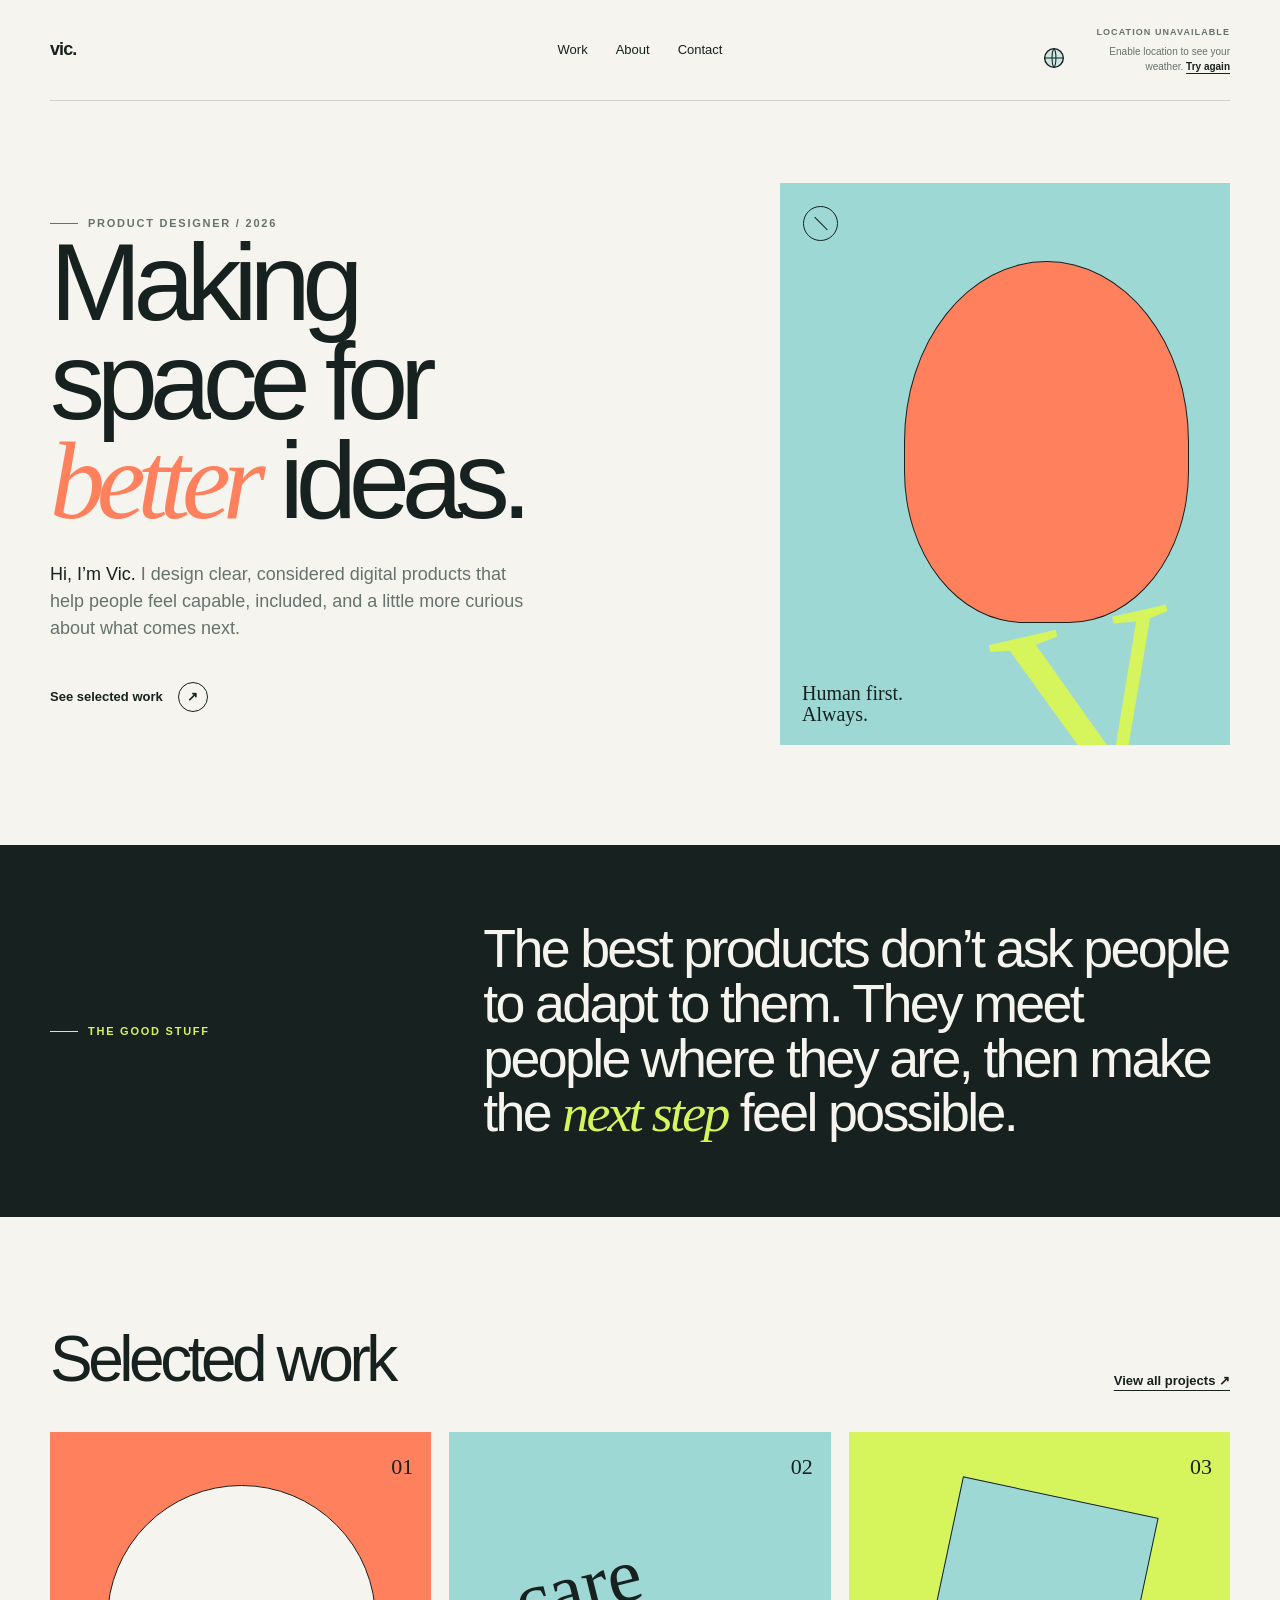
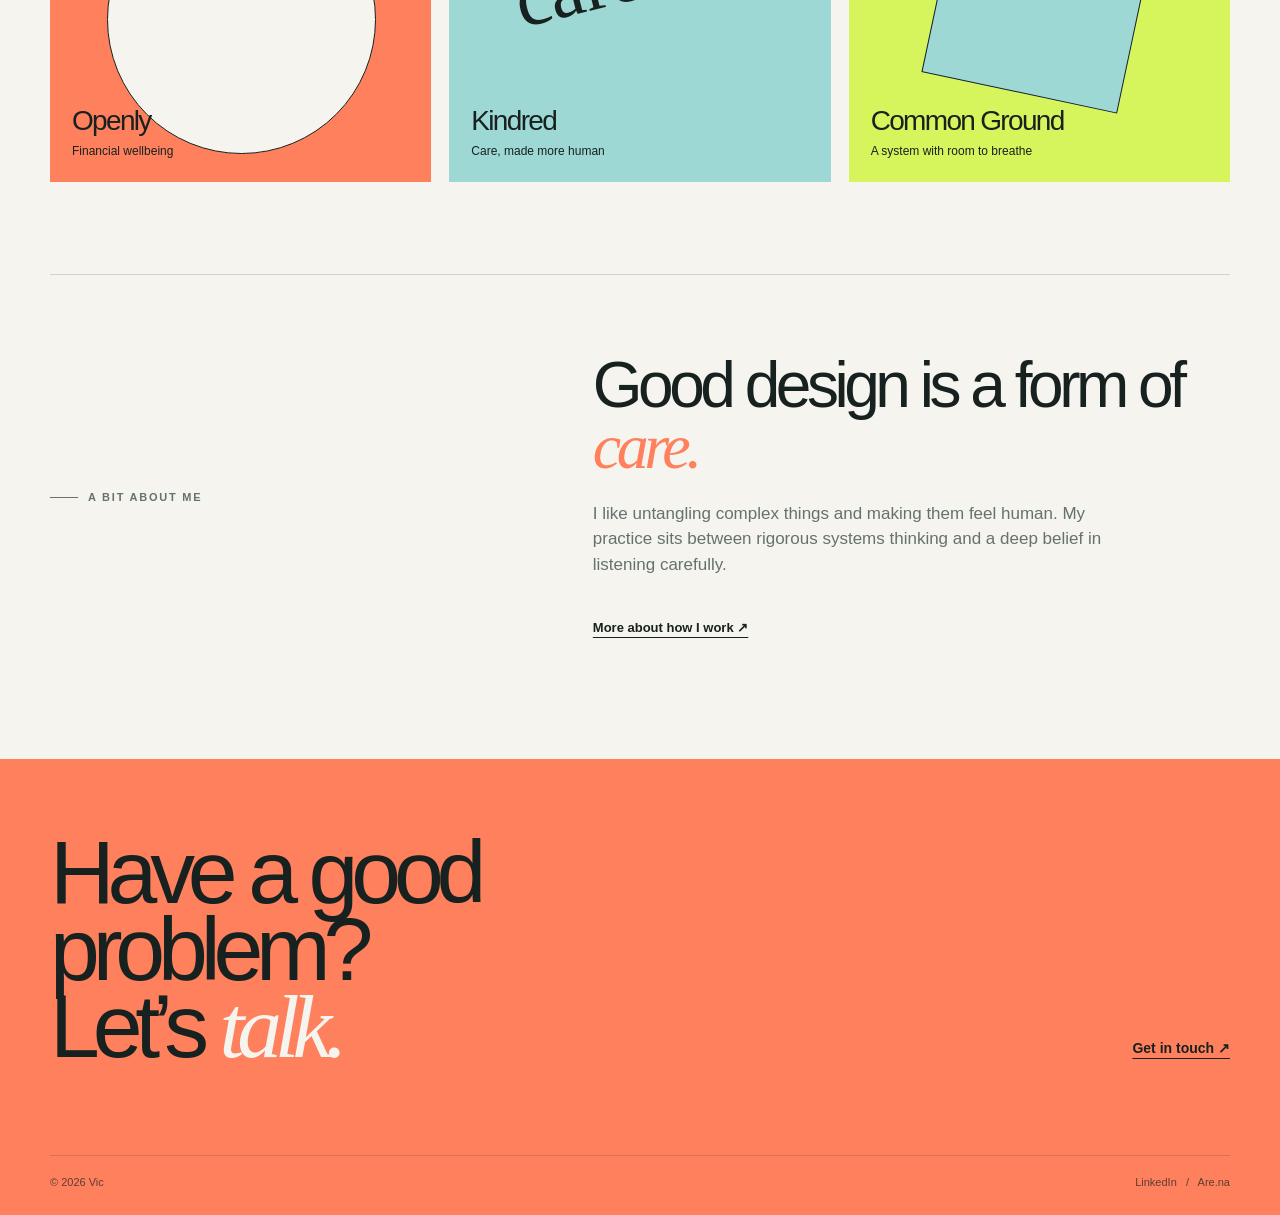
<file: index.html>
<!doctype html>
<html lang="en">
<head>
	<meta charset="utf-8">
	<meta name="viewport" content="width=device-width, initial-scale=1">
	<meta name="description" content="Vic is a product designer focused on human-centered, accessible digital experiences.">
	<title>Vic — Product Designer</title>
	<link rel="stylesheet" href="css/styles.css">
</head>
<body>
	<header class="shell site-header">
		<a class="logo" href="index.html" aria-label="Vic home">vic<span aria-hidden="true">.</span></a>
		<button class="menu-toggle" type="button" aria-expanded="false" aria-controls="site-menu">
			<span class="menu-toggle-icon" aria-hidden="true"><i></i><i></i></span>
			<span class="sr-only">Open menu</span>
		</button>
		<div class="site-menu" id="site-menu" hidden>
			<nav aria-label="Main navigation">
				<a href="pages/work.html">Work</a>
				<a href="pages/about.html">About</a>
				<a href="pages/contact.html">Contact</a>
			</nav>
			<aside class="weather-card" aria-label="Weather">
				<div class="weather-label"><span class="weather-location" id="weather-location">Locating…</span></div>
				<div class="weather-content" id="weather-content" aria-live="polite"><span class="weather-icon" aria-hidden="true"></span><p class="weather-status">Checking…</p></div>
			</aside>
		</div>
	</header>

	<main>
		<section class="hero shell" aria-labelledby="intro-title">
			<div>
				<div class="eyebrow">Product designer / 2026</div>
				<h1 id="intro-title">Making space for <em>better</em> ideas.</h1>
				<p class="hero-copy"><strong>Hi, I’m Vic.</strong> I design clear, considered digital products that help people feel capable, included, and a little more curious about what comes next.</p>
				<a class="hero-link" href="pages/work.html">See selected work <span aria-hidden="true">↗</span></a>
			</div>
			<div class="portrait" aria-label="An abstract portrait illustration in coral, teal and lime" role="img">
				<span class="portrait-mark" aria-hidden="true"></span>
				<div class="portrait-label">Human first.<br>Always.</div>
			</div>
		</section>

		<section class="intro-band" aria-label="Design approach">
			<div class="shell intro-grid">
				<div class="eyebrow">The good stuff</div>
				<p class="statement">The best products don’t ask people to adapt to them. They meet people where they are, then make the <em>next step</em> feel possible.</p>
			</div>
		</section>

		<section class="home-work shell" aria-labelledby="work-title">
			<div class="section-heading">
				<h2 id="work-title">Selected work</h2>
				<a class="text-link" href="pages/work.html">View all projects ↗</a>
			</div>
			<div class="home-projects">
				<a class="home-project home-project-one" href="pages/work.html#openly"><span>01</span><strong>Openly</strong><em>Financial wellbeing</em></a>
				<a class="home-project home-project-two" href="pages/work.html#kindred"><span>02</span><strong>Kindred</strong><em>Care, made more human</em></a>
				<a class="home-project home-project-three" href="pages/work.html#common-ground"><span>03</span><strong>Common Ground</strong><em>A system with room to breathe</em></a>
			</div>
		</section>

		<section class="home-about shell" aria-labelledby="about-title">
			<div class="eyebrow">A bit about me</div>
			<div>
				<h2 id="about-title">Good design is a form of <em>care.</em></h2>
				<p>I like untangling complex things and making them feel human. My practice sits between rigorous systems thinking and a deep belief in listening carefully.</p>
				<a class="text-link" href="pages/about.html">More about how I work ↗</a>
			</div>
		</section>
	</main>

	<footer>
		<div class="shell footer-compact">
			<h2>Have a good problem?<br>Let’s <em>talk.</em></h2>
			<a class="footer-contact" href="pages/contact.html">Get in touch ↗</a>
		</div>
		<div class="shell footer-bottom"><span>© 2026 Vic</span><span><a href="https://www.linkedin.com" rel="noreferrer">LinkedIn</a> &nbsp; / &nbsp; <a href="https://www.are.na" rel="noreferrer">Are.na</a></span></div>
	</footer>
	<script src="js/app.js" defer></script>
</body>
</html>
</file>
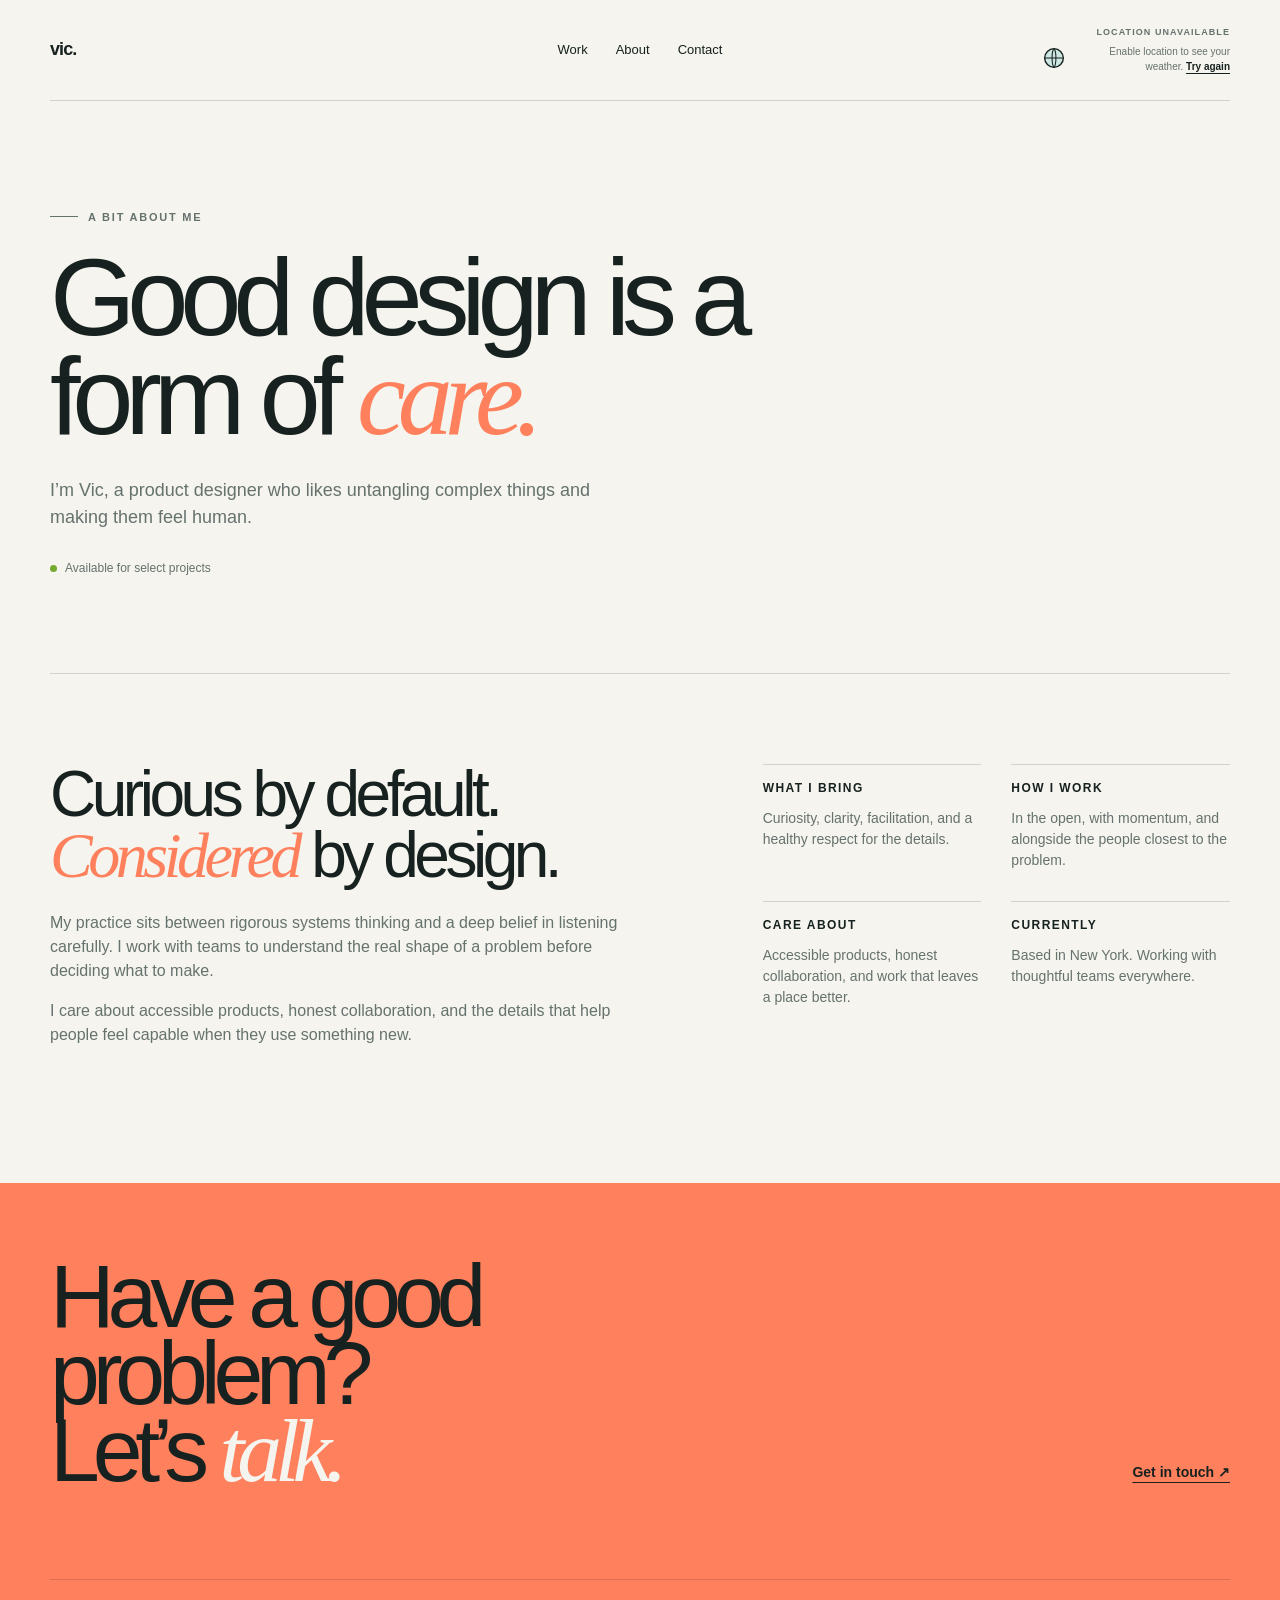
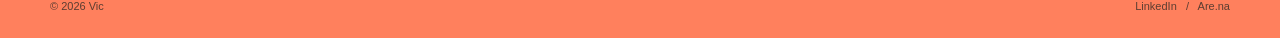
<file: pages/about.html>
<!doctype html>
<html lang="en">
<head>
	<meta charset="utf-8">
	<meta name="viewport" content="width=device-width, initial-scale=1">
	<meta name="description" content="Learn about Vic's human-centered product design practice.">
	<title>About Vic — Product Designer</title>
	<link rel="stylesheet" href="../css/styles.css">
</head>
<body>
	<header class="shell site-header">
		<a class="logo" href="../index.html" aria-label="Vic home">vic<span aria-hidden="true">.</span></a>
		<button class="menu-toggle" type="button" aria-expanded="false" aria-controls="site-menu"><span class="menu-toggle-icon" aria-hidden="true"><i></i><i></i></span><span class="sr-only">Open menu</span></button>
		<div class="site-menu" id="site-menu" hidden><nav aria-label="Main navigation"><a href="work.html">Work</a><a href="about.html" aria-current="page">About</a><a href="contact.html">Contact</a></nav><aside class="weather-card" aria-label="Weather"><div class="weather-label"><span class="weather-location" id="weather-location">Locating…</span></div><div class="weather-content" id="weather-content" aria-live="polite"><span class="weather-icon" aria-hidden="true"></span><p class="weather-status">Checking…</p></div></aside></div>
	</header>
	<main>
		<section class="page-intro shell"><div class="eyebrow">A bit about me</div><h1>Good design is a form of <em>care.</em></h1><p class="page-lead">I’m Vic, a product designer who likes untangling complex things and making them feel human.</p><div class="availability about-availability">Available for select projects</div></section>
		<section class="page-section shell about-layout" aria-labelledby="practice-title">
			<div><h2 id="practice-title">Curious by default.<br><em>Considered</em> by design.</h2><p>My practice sits between rigorous systems thinking and a deep belief in listening carefully. I work with teams to understand the real shape of a problem before deciding what to make.</p><p>I care about accessible products, honest collaboration, and the details that help people feel capable when they use something new.</p></div>
			<div class="about-details"><div class="detail"><h3>What I bring</h3><p>Curiosity, clarity, facilitation, and a healthy respect for the details.</p></div><div class="detail"><h3>How I work</h3><p>In the open, with momentum, and alongside the people closest to the problem.</p></div><div class="detail"><h3>Care about</h3><p>Accessible products, honest collaboration, and work that leaves a place better.</p></div><div class="detail"><h3>Currently</h3><p>Based in New York. Working with thoughtful teams everywhere.</p></div></div>
		</section>
	</main>
	<footer><div class="shell footer-compact"><h2>Have a good problem?<br>Let’s <em>talk.</em></h2><a class="footer-contact" href="contact.html">Get in touch ↗</a></div><div class="shell footer-bottom"><span>© 2026 Vic</span><span><a href="https://www.linkedin.com" rel="noreferrer">LinkedIn</a> &nbsp; / &nbsp; <a href="https://www.are.na" rel="noreferrer">Are.na</a></span></div></footer>
	<script src="../js/app.js" defer></script>
</body>
</html>
</file>
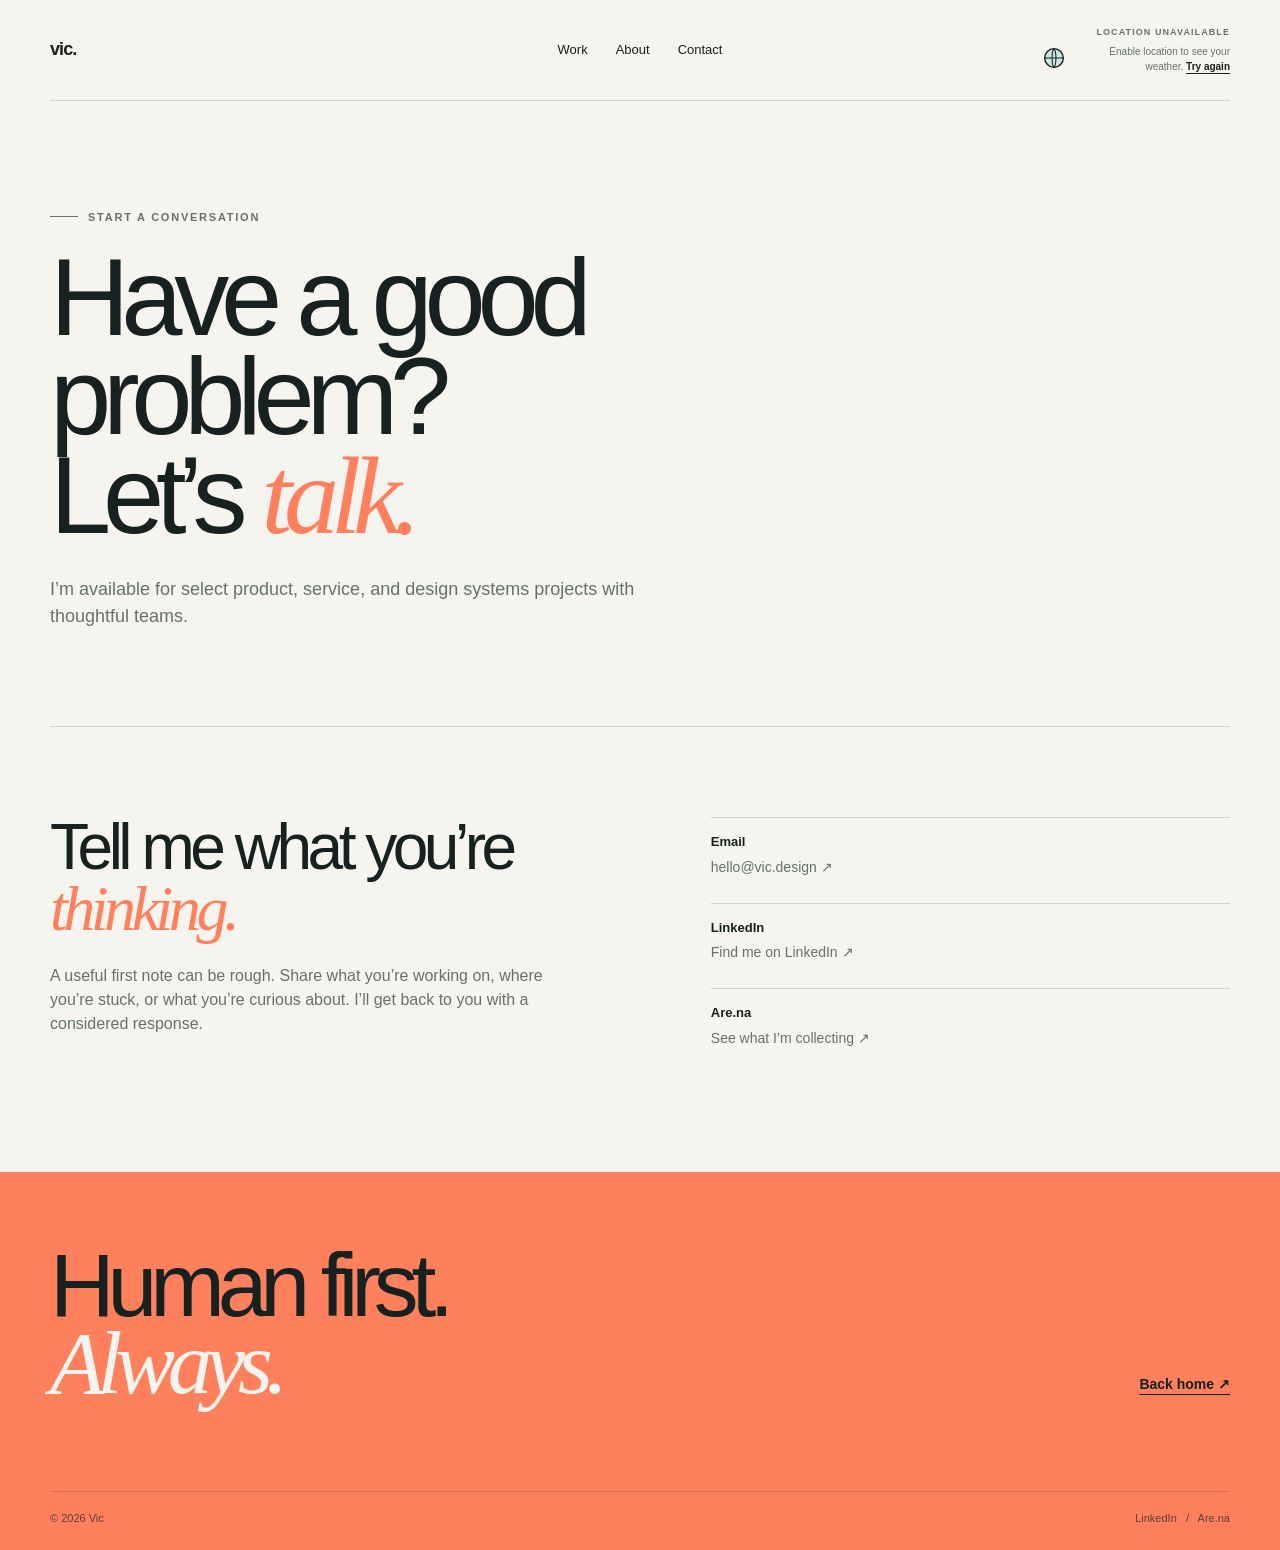
<file: pages/contact.html>
<!doctype html>
<html lang="en">
<head>
	<meta charset="utf-8">
	<meta name="viewport" content="width=device-width, initial-scale=1">
	<meta name="description" content="Contact Vic about thoughtful product design projects.">
	<title>Contact Vic — Product Designer</title>
	<link rel="stylesheet" href="../css/styles.css">
</head>
<body>
	<header class="shell site-header"><a class="logo" href="../index.html" aria-label="Vic home">vic<span aria-hidden="true">.</span></a><button class="menu-toggle" type="button" aria-expanded="false" aria-controls="site-menu"><span class="menu-toggle-icon" aria-hidden="true"><i></i><i></i></span><span class="sr-only">Open menu</span></button><div class="site-menu" id="site-menu" hidden><nav aria-label="Main navigation"><a href="work.html">Work</a><a href="about.html">About</a><a href="contact.html" aria-current="page">Contact</a></nav><aside class="weather-card" aria-label="Weather"><div class="weather-label"><span class="weather-location" id="weather-location">Locating…</span></div><div class="weather-content" id="weather-content" aria-live="polite"><span class="weather-icon" aria-hidden="true"></span><p class="weather-status">Checking…</p></div></aside></div></header>
	<main>
		<section class="page-intro shell"><div class="eyebrow">Start a conversation</div><h1>Have a good problem?<br>Let’s <em>talk.</em></h1><p class="page-lead">I’m available for select product, service, and design systems projects with thoughtful teams.</p></section>
		<section class="page-section shell contact-layout" aria-labelledby="contact-title"><div><h2 id="contact-title">Tell me what you’re <em>thinking.</em></h2><p>A useful first note can be rough. Share what you’re working on, where you’re stuck, or what you’re curious about. I’ll get back to you with a considered response.</p></div><div class="contact-links"><a class="contact-link" href="mailto:hello@vic.design"><strong>Email</strong><span>hello@vic.design ↗</span></a><a class="contact-link" href="https://www.linkedin.com" rel="noreferrer"><strong>LinkedIn</strong><span>Find me on LinkedIn ↗</span></a><a class="contact-link" href="https://www.are.na" rel="noreferrer"><strong>Are.na</strong><span>See what I’m collecting ↗</span></a></div></section>
	</main>
	<footer><div class="shell footer-compact"><h2>Human first.<br><em>Always.</em></h2><a class="footer-contact" href="../index.html">Back home ↗</a></div><div class="shell footer-bottom"><span>© 2026 Vic</span><span><a href="https://www.linkedin.com" rel="noreferrer">LinkedIn</a> &nbsp; / &nbsp; <a href="https://www.are.na" rel="noreferrer">Are.na</a></span></div></footer>
	<script src="../js/app.js" defer></script>
</body>
</html>
</file>
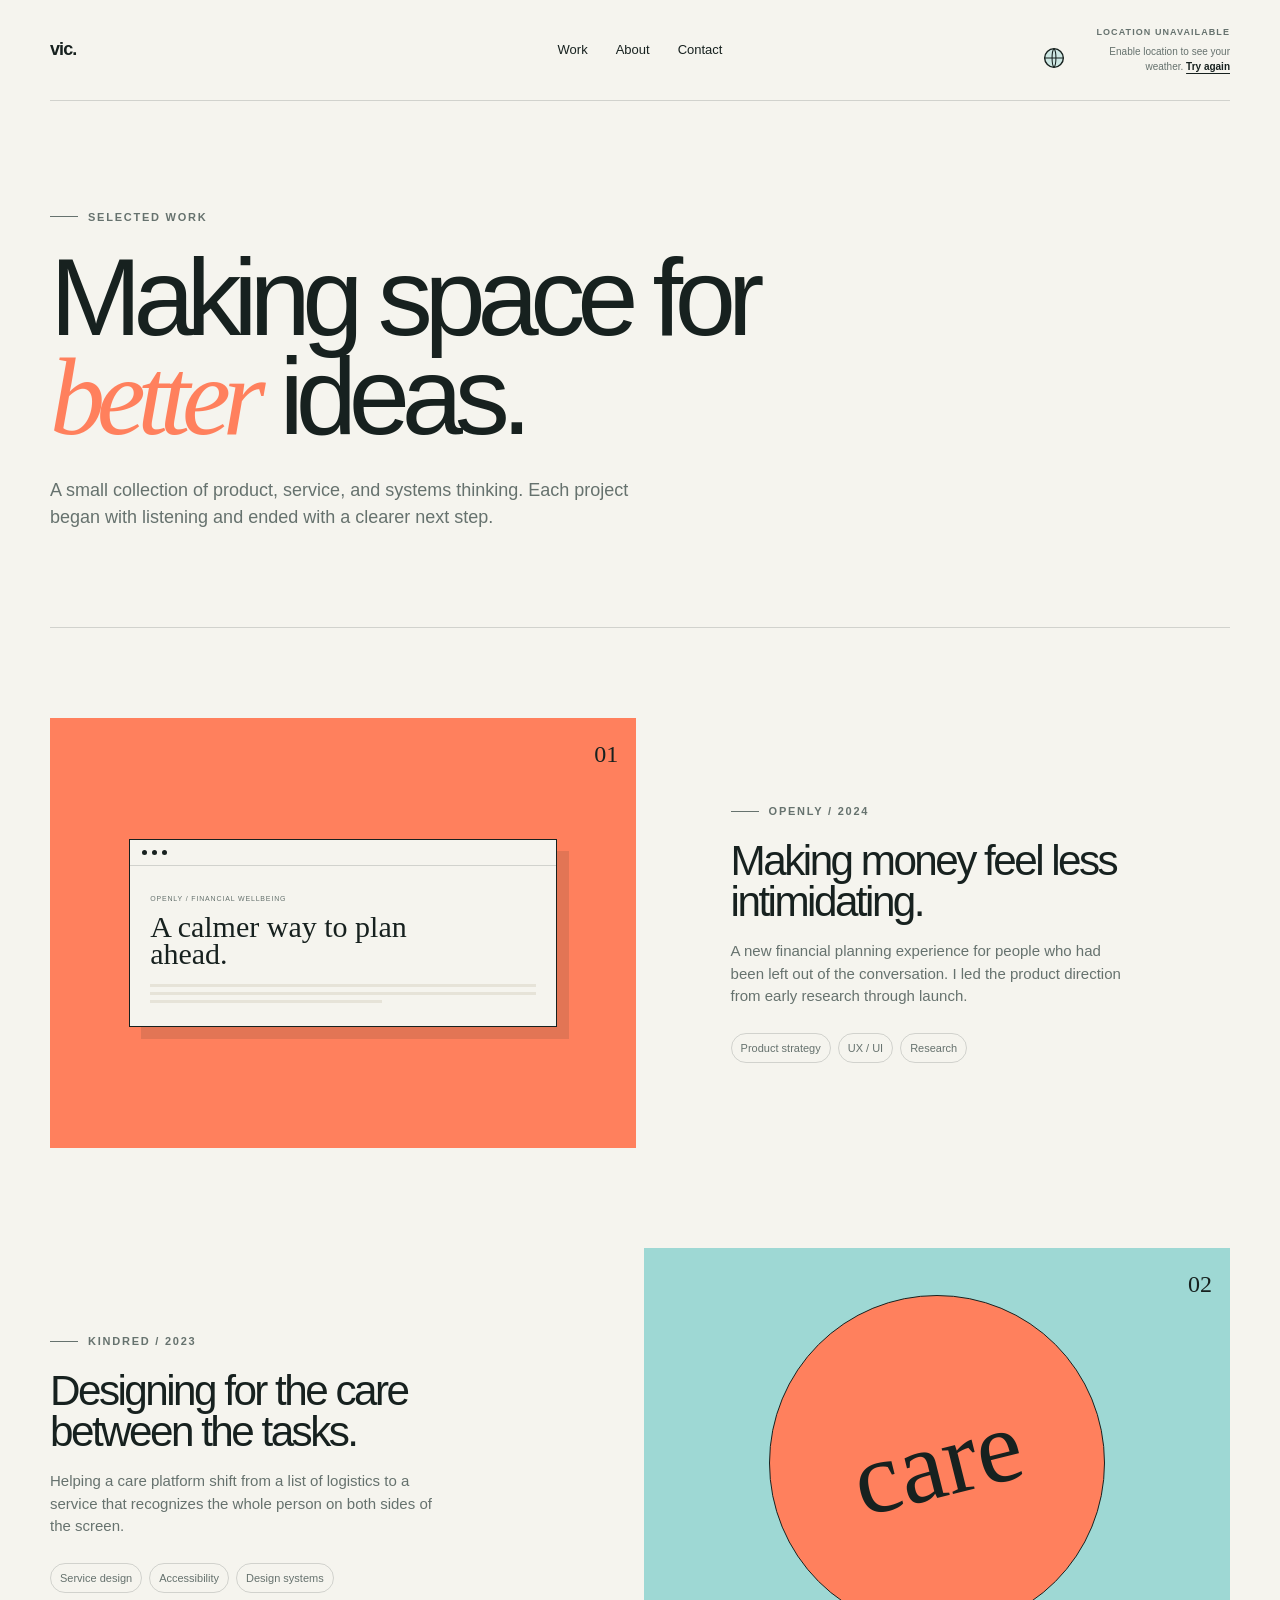
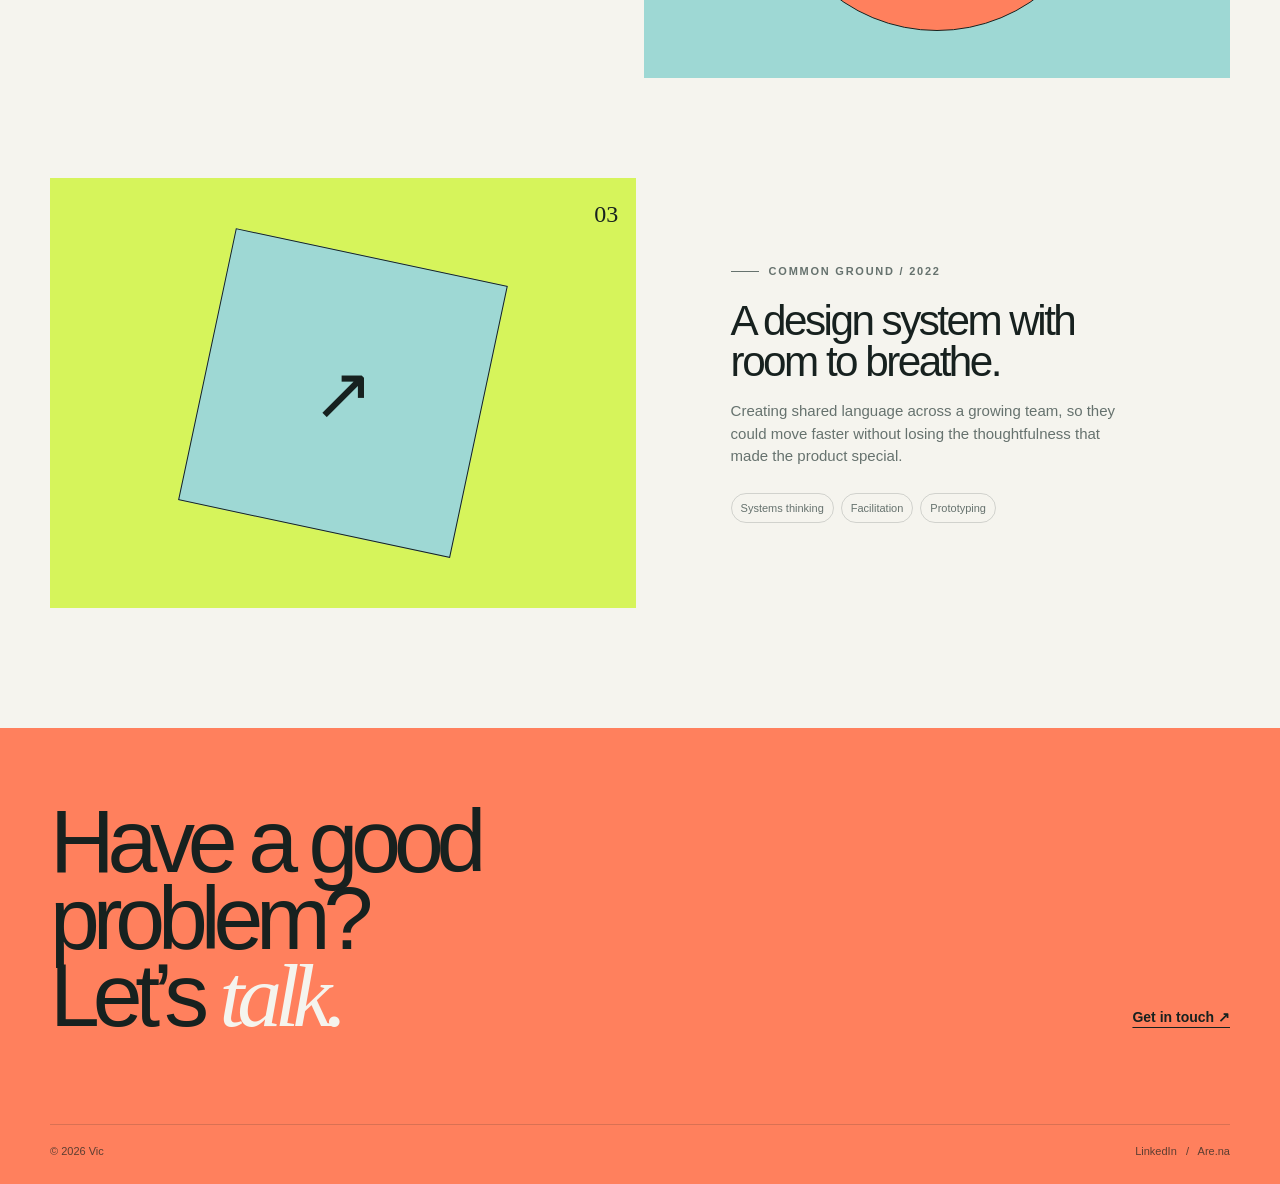
<file: pages/work.html>
<!doctype html>
<html lang="en">
<head>
	<meta charset="utf-8">
	<meta name="viewport" content="width=device-width, initial-scale=1">
	<meta name="description" content="Selected product design work by Vic.">
	<title>Work — Vic, Product Designer</title>
	<link rel="stylesheet" href="../css/styles.css">
</head>
<body>
	<header class="shell site-header"><a class="logo" href="../index.html" aria-label="Vic home">vic<span aria-hidden="true">.</span></a><button class="menu-toggle" type="button" aria-expanded="false" aria-controls="site-menu"><span class="menu-toggle-icon" aria-hidden="true"><i></i><i></i></span><span class="sr-only">Open menu</span></button><div class="site-menu" id="site-menu" hidden><nav aria-label="Main navigation"><a href="work.html" aria-current="page">Work</a><a href="about.html">About</a><a href="contact.html">Contact</a></nav><aside class="weather-card" aria-label="Weather"><div class="weather-label"><span class="weather-location" id="weather-location">Locating…</span></div><div class="weather-content" id="weather-content" aria-live="polite"><span class="weather-icon" aria-hidden="true"></span><p class="weather-status">Checking…</p></div></aside></div></header>
	<main>
		<section class="page-intro shell"><div class="eyebrow">Selected work</div><h1>Making space for <em>better</em> ideas.</h1><p class="page-lead">A small collection of product, service, and systems thinking. Each project began with listening and ended with a clearer next step.</p></section>
		<section class="page-section shell project-list" aria-label="Project case studies">
			<article class="project" id="openly"><div class="project-visual visual-one"><span class="project-number">01</span><div class="browser" aria-hidden="true"><div class="browser-bar"><i></i><i></i><i></i></div><div class="browser-content"><div class="mini-kicker">Openly / financial wellbeing</div><div class="mini-title">A calmer way to plan ahead.</div><div class="mini-lines"><span></span><span></span><span></span></div></div></div></div><div class="project-info"><div class="eyebrow">Openly / 2024</div><h2>Making money feel less intimidating.</h2><p>A new financial planning experience for people who had been left out of the conversation. I led the product direction from early research through launch.</p><div class="tags"><span class="tag">Product strategy</span><span class="tag">UX / UI</span><span class="tag">Research</span></div></div></article>
			<article class="project" id="kindred"><div class="project-visual visual-two"><span class="project-number">02</span></div><div class="project-info"><div class="eyebrow">Kindred / 2023</div><h2>Designing for the care between the tasks.</h2><p>Helping a care platform shift from a list of logistics to a service that recognizes the whole person on both sides of the screen.</p><div class="tags"><span class="tag">Service design</span><span class="tag">Accessibility</span><span class="tag">Design systems</span></div></div></article>
			<article class="project" id="common-ground"><div class="project-visual visual-three"><span class="project-number">03</span></div><div class="project-info"><div class="eyebrow">Common Ground / 2022</div><h2>A design system with room to breathe.</h2><p>Creating shared language across a growing team, so they could move faster without losing the thoughtfulness that made the product special.</p><div class="tags"><span class="tag">Systems thinking</span><span class="tag">Facilitation</span><span class="tag">Prototyping</span></div></div></article>
		</section>
	</main>
	<footer><div class="shell footer-compact"><h2>Have a good problem?<br>Let’s <em>talk.</em></h2><a class="footer-contact" href="contact.html">Get in touch ↗</a></div><div class="shell footer-bottom"><span>© 2026 Vic</span><span><a href="https://www.linkedin.com" rel="noreferrer">LinkedIn</a> &nbsp; / &nbsp; <a href="https://www.are.na" rel="noreferrer">Are.na</a></span></div></footer>
	<script src="../js/app.js" defer></script>
</body>
</html>
</file>
<file: css/styles.css>
:root {
	--ink: #17211f;
	--muted: #66726e;
	--paper: #f5f4ee;
	--warm: #e6e3d8;
	--lime: #d6f45b;
	--orange: #ff805d;
	--blue: #9ed8d4;
	--line: rgba(23, 33, 31, .16);
	--serif: Georgia, 'Times New Roman', serif;
	--sans: 'Helvetica Neue', Helvetica, Arial, sans-serif;
}

* { box-sizing: border-box; }
html { scroll-behavior: smooth; }
body { margin: 0; background: var(--paper); color: var(--ink); font-family: var(--sans); line-height: 1.5; }
a { color: inherit; }
a:focus-visible { outline: 3px solid var(--orange); outline-offset: 4px; }
[hidden] { display: none !important; }
.shell { width: min(1180px, calc(100% - 48px)); margin: 0 auto; }
.eyebrow { display: flex; align-items: center; gap: 10px; color: var(--muted); font-size: 11px; font-weight: 700; letter-spacing: .16em; text-transform: uppercase; }
.eyebrow::before { content: ''; width: 28px; height: 1px; background: currentColor; }
h1, h2, h3, p { margin-top: 0; }
header { display: flex; align-items: center; justify-content: space-between; padding: 26px 0; border-bottom: 1px solid var(--line); }
.site-header { flex-wrap: wrap; }
.logo { font-size: 18px; font-weight: 800; letter-spacing: -.05em; text-decoration: none; }
.menu-toggle { display: none; place-items: center; width: 42px; height: 42px; padding: 0; border: 1px solid var(--ink); border-radius: 50%; background: transparent; color: var(--ink); cursor: pointer; }
.menu-toggle:hover { background: var(--lime); }
.menu-toggle:focus-visible { outline: 3px solid var(--orange); outline-offset: 4px; }
.menu-toggle-icon { position: relative; display: block; width: 16px; height: 12px; }
.menu-toggle-icon i { position: absolute; left: 0; width: 16px; height: 1px; background: currentColor; transition: transform .2s, top .2s; }
.menu-toggle-icon i:first-child { top: 3px; }
.menu-toggle-icon i:last-child { top: 9px; }
.menu-toggle[aria-expanded="true"] .menu-toggle-icon i:first-child { top: 6px; transform: rotate(45deg); }
.menu-toggle[aria-expanded="true"] .menu-toggle-icon i:last-child { top: 6px; transform: rotate(-45deg); }
.sr-only { position: absolute; width: 1px; height: 1px; padding: 0; margin: -1px; overflow: hidden; clip: rect(0, 0, 0, 0); white-space: nowrap; border: 0; }
.site-menu { display: contents; }
.site-menu nav { display: flex; gap: 28px; font-size: 13px; }
.site-menu nav a { text-decoration: none; }
.site-menu nav a:hover { text-decoration: underline; text-underline-offset: 4px; }
.site-menu .weather-card { margin-left: auto; }
.availability { display: flex; align-items: center; gap: 8px; color: var(--muted); font-size: 12px; }
.availability::before { content: ''; width: 7px; height: 7px; border-radius: 50%; background: #76a92f; }
.hero { min-height: 670px; display: grid; grid-template-columns: minmax(0, 1.05fr) minmax(360px, .95fr); align-items: center; gap: 7vw; padding: 82px 0 100px; }
h1 { max-width: 760px; margin-bottom: 30px; font-size: clamp(58px, 8.6vw, 116px); font-weight: 500; letter-spacing: -.075em; line-height: .9; }
h1 em, h2 em { color: var(--orange); font-family: var(--serif); font-weight: 400; }
.hero-copy { max-width: 480px; color: var(--muted); font-size: 18px; }
.hero-copy strong { color: var(--ink); font-weight: 500; }
.hero-link { display: inline-flex; align-items: center; gap: 15px; margin-top: 22px; font-size: 13px; font-weight: 700; text-decoration: none; }
.hero-link span { display: grid; place-items: center; width: 30px; height: 30px; border: 1px solid var(--ink); border-radius: 50%; transition: transform .2s; }
.hero-link:hover span { transform: translate(3px, -3px); }
.portrait { position: relative; width: min(100%, 450px); aspect-ratio: 4 / 5; justify-self: end; background: var(--blue); overflow: hidden; }
.portrait::before { content: ''; position: absolute; width: 63%; height: 64%; right: 9%; top: 14%; border-radius: 50% 50% 42% 42%; background: var(--orange); border: 1px solid var(--ink); }
.portrait::after { content: 'V'; position: absolute; right: 9%; bottom: -16%; color: var(--lime); font-family: var(--serif); font-size: 260px; line-height: 1; transform: rotate(-13deg); }
.portrait-label { position: absolute; left: 22px; bottom: 20px; z-index: 1; max-width: 130px; font-family: var(--serif); font-size: 20px; line-height: 1.05; }
.portrait-mark { position: absolute; top: 23px; left: 23px; z-index: 1; width: 35px; height: 35px; border: 1px solid var(--ink); border-radius: 50%; }
.portrait-mark::after { content: ''; position: absolute; top: 50%; left: 8px; width: 18px; height: 1px; background: var(--ink); transform: rotate(45deg); }
.intro-band { background: var(--ink); color: var(--paper); padding: 76px 0; }
.intro-grid { display: grid; grid-template-columns: 1fr 2fr; gap: 60px; }
.intro-band .eyebrow { color: var(--lime); }
.statement { max-width: 780px; margin: 0; font-size: clamp(28px, 4.2vw, 54px); letter-spacing: -.05em; line-height: 1.02; }
.statement em { color: var(--lime); font-family: var(--serif); font-weight: 400; }
.home-work { padding: 112px 0 92px; }
.section-heading { display: flex; justify-content: space-between; align-items: end; margin-bottom: 42px; }
.section-heading h2 { margin: 0; font-size: clamp(38px, 5vw, 66px); font-weight: 500; letter-spacing: -.07em; line-height: .95; }
.text-link { display: inline-block; margin-top: 24px; font-size: 13px; font-weight: 700; text-underline-offset: 5px; }
.section-heading .text-link { margin: 0; }
.home-projects { display: grid; grid-template-columns: repeat(3, 1fr); gap: 18px; }
.home-project { position: relative; min-height: 350px; display: flex; flex-direction: column; justify-content: end; padding: 22px; overflow: hidden; text-decoration: none; transition: transform .25s; }
.home-project:hover { transform: translateY(-8px); }
.home-project span { position: absolute; top: 18px; right: 18px; font-family: var(--serif); font-size: 22px; }
.home-project strong { font-size: 28px; font-weight: 500; letter-spacing: -.06em; }
.home-project em { font-size: 12px; font-style: normal; }
.home-project-one { background: var(--orange); }
.home-project-two { background: var(--blue); }
.home-project-three { background: var(--lime); }
.home-project-one::before { content: ''; position: absolute; width: 70%; aspect-ratio: 1; top: 15%; left: 15%; border: 1px solid var(--ink); border-radius: 50%; background: var(--paper); }
.home-project-two::before { content: 'care'; position: absolute; top: 28%; left: 17%; font-family: var(--serif); font-size: clamp(55px, 6vw, 92px); transform: rotate(-14deg); }
.home-project-three::before { content: ''; position: absolute; width: 52%; aspect-ratio: 1; top: 18%; left: 24%; border: 1px solid var(--ink); background: var(--blue); transform: rotate(12deg); }
.home-project strong, .home-project em { position: relative; z-index: 1; }
.home-about { display: grid; grid-template-columns: 1fr 1.5fr; gap: 10%; padding: 80px 0 120px; border-top: 1px solid var(--line); }
.home-about h2 { max-width: 660px; margin-bottom: 23px; font-size: clamp(38px, 5vw, 65px); font-weight: 500; letter-spacing: -.07em; line-height: .95; }
.home-about p { max-width: 530px; color: var(--muted); font-size: 17px; }
footer { background: var(--orange); padding: 75px 0 24px; }
.footer-compact { display: flex; justify-content: space-between; align-items: end; padding-bottom: 90px; }
footer h2 { max-width: 640px; margin: 0; font-size: clamp(44px, 7vw, 92px); font-weight: 500; letter-spacing: -.08em; line-height: .86; }
footer h2 em { color: var(--paper); font-family: var(--serif); font-weight: 400; }
.footer-contact { padding-bottom: 6px; font-size: 14px; font-weight: 700; text-underline-offset: 5px; }
.footer-bottom { display: flex; justify-content: space-between; padding-top: 18px; border-top: 1px solid var(--line); color: rgba(23, 33, 31, .7); font-size: 11px; }
.footer-bottom a { text-decoration: none; }
.weather-card { width: min(190px, 25vw); flex-shrink: 0; margin: 0; padding: 0; background: transparent; border: 0; box-shadow: none; }
.weather-label { display: flex; align-items: center; justify-content: flex-end; gap: 8px; color: var(--muted); font-size: 9px; font-weight: 700; letter-spacing: .12em; text-transform: uppercase; }
.weather-location { display: block; width: 100%; max-width: none; margin-left: 0; text-align: right; white-space: nowrap; }
.weather-content { display: flex; align-items: flex-start; justify-content: flex-end; gap: 8px; min-width: 0; min-height: 28px; margin-top: 4px; text-align: right; }
.weather-icon { display: inline-flex; flex: 0 0 28px; width: 28px; height: 28px; line-height: 1; }
.weather-svg { display: block; width: 28px; height: 28px; overflow: visible; }
.weather-svg .sun-rays { transform-origin: 50% 50%; animation: weather-spin 12s linear infinite; }
.weather-svg .cloud { animation: weather-drift 3.5s ease-in-out infinite; }
.weather-svg .rain-lines { animation: weather-rain 1s linear infinite; }
.weather-svg .snow-flakes { animation: weather-snow 2.5s ease-in-out infinite; }
.weather-svg .fog-lines { animation: weather-fog 2.4s ease-in-out infinite; }
@keyframes weather-spin { to { transform: rotate(360deg); } }
@keyframes weather-drift { 50% { transform: translateX(1px); } }
@keyframes weather-rain { 50% { transform: translateY(2px); opacity: .55; } }
@keyframes weather-snow { 50% { transform: translateY(2px); opacity: .65; } }
@keyframes weather-fog { 50% { transform: translateX(2px); opacity: .55; } }
.weather-temperature { font-family: var(--sans); font-size: 23px; font-weight: 500; letter-spacing: 0; line-height: normal; }
.weather-description { margin: 2px 0 0; color: var(--muted); font-size: 10px; white-space: nowrap; }
.weather-status { min-width: 0; margin: 0; color: var(--muted); font-size: 10px; overflow-wrap: anywhere; }
.weather-retry { padding: 0; border: 0; background: transparent; color: var(--ink); font: inherit; font-weight: 700; text-decoration: underline; text-underline-offset: 3px; cursor: pointer; }
.about-availability { margin-top: 28px; }

/* Shared interior page layout */
.page-intro { padding: 108px 0 96px; border-bottom: 1px solid var(--line); }
.page-intro h1 { max-width: 850px; margin: 22px 0 0; }
.page-lead { max-width: 600px; margin: 30px 0 0; color: var(--muted); font-size: 18px; }
.page-section { padding: 90px 0 120px; }
.about-layout { display: grid; grid-template-columns: 1.1fr .9fr; gap: 12%; }
.about-layout h2, .contact-layout h2 { margin: 0 0 24px; font-size: clamp(38px, 5vw, 65px); font-weight: 500; letter-spacing: -.07em; line-height: .95; }
.about-layout p, .contact-layout p { color: var(--muted); font-size: 16px; }
.about-details { display: grid; grid-template-columns: 1fr 1fr; gap: 30px; align-content: start; }
.detail { padding-top: 14px; border-top: 1px solid var(--line); }
.detail h3 { margin-bottom: 11px; font-size: 12px; font-weight: 700; text-transform: uppercase; letter-spacing: .12em; }
.detail p { margin: 0; font-size: 14px; }
.project-list { display: grid; gap: 100px; }
.project { display: grid; grid-template-columns: 1.08fr .92fr; gap: 8%; align-items: center; scroll-margin-top: 30px; }
.project:nth-child(even) { grid-template-columns: .92fr 1.08fr; }
.project:nth-child(even) .project-visual { order: 2; }
.project-visual { position: relative; min-height: 430px; display: grid; place-items: center; overflow: hidden; }
.visual-one { background: var(--orange); }
.visual-two { background: var(--blue); }
.visual-three { background: var(--lime); }
.browser { width: 73%; background: var(--paper); border: 1px solid var(--ink); box-shadow: 12px 12px 0 rgba(23, 33, 31, .12); }
.browser-bar { display: flex; gap: 5px; padding: 10px 12px; border-bottom: 1px solid var(--line); }
.browser-bar i { width: 5px; height: 5px; border-radius: 50%; background: var(--ink); }
.browser-content { padding: 28px 20px 23px; }
.mini-kicker { color: var(--muted); font-size: 7px; letter-spacing: .12em; text-transform: uppercase; }
.mini-title { width: 75%; margin: 9px 0 17px; font-family: var(--serif); font-size: 30px; line-height: .9; }
.mini-lines { display: grid; gap: 5px; }
.mini-lines span { display: block; width: 100%; height: 3px; background: var(--warm); }
.mini-lines span:last-child { width: 60%; }
.project-number { position: absolute; right: 18px; top: 18px; font-family: var(--serif); font-size: 24px; }
.visual-two::before { content: ''; width: 57%; aspect-ratio: 1; border: 1px solid var(--ink); border-radius: 50%; background: var(--orange); }
.visual-two::after { content: 'care'; position: absolute; color: var(--ink); font-family: var(--serif); font-size: clamp(58px, 8vw, 104px); transform: rotate(-14deg); }
.visual-three::before { content: ''; width: 47%; aspect-ratio: 1; border: 1px solid var(--ink); background: var(--blue); transform: rotate(12deg); }
.visual-three::after { content: '↗'; position: absolute; color: var(--ink); font-size: 74px; }
.project-info .eyebrow { margin-bottom: 20px; }
.project-info h2 { max-width: 400px; margin-bottom: 18px; font-size: clamp(30px, 3.3vw, 48px); font-weight: 500; letter-spacing: -.06em; line-height: .98; }
.project-info p { max-width: 400px; color: var(--muted); font-size: 15px; }
.tags { display: flex; flex-wrap: wrap; gap: 7px; margin-top: 25px; }
.tag { padding: 6px 9px; border: 1px solid var(--line); border-radius: 100px; color: var(--muted); font-size: 11px; }
.contact-layout { display: grid; grid-template-columns: 1fr 1fr; gap: 12%; }
.contact-links { display: grid; gap: 24px; align-content: start; }
.contact-link { padding-top: 14px; border-top: 1px solid var(--line); text-decoration: none; }
.contact-link strong { display: block; margin-bottom: 3px; font-size: 13px; }
.contact-link span { color: var(--muted); font-size: 14px; }

@media (min-width: 768px) {
	.site-header { position: relative; }
	.site-menu[hidden] { display: contents !important; }
	.site-header > .site-menu nav { position: absolute; left: 50%; transform: translateX(-50%); }
}

@media (max-width: 767px) {
	.shell { width: min(100% - 36px, 600px); }
	header { padding: 19px 0; }
	.menu-toggle { display: grid; }
	.site-menu { display: flex; flex-basis: 100%; align-items: flex-start; justify-content: space-between; gap: 22px; margin-top: 22px; padding: 22px 0 4px; border-top: 1px solid var(--line); }
	.site-header > .site-menu nav { position: static; transform: none; }
	.hero { display: flex; flex-direction: column; align-items: start; gap: 50px; min-height: 0; padding: 70px 0 82px; }
	h1 { font-size: clamp(62px, 18vw, 105px); }
	.hero-copy { font-size: 16px; }
	.portrait { align-self: end; width: 83%; }
	.intro-band { padding: 55px 0; }
	.intro-grid, .home-about, .about-layout, .contact-layout { grid-template-columns: 1fr; gap: 30px; }
	.home-work { padding: 80px 0 75px; }
	.section-heading { display: block; margin-bottom: 34px; }
	.section-heading .text-link { margin-top: 17px; }
	.home-projects { grid-template-columns: 1fr; gap: 15px; }
	.home-project { min-height: 260px; }
	.home-about { padding: 70px 0 90px; }
	footer { padding-top: 55px; }
	.footer-compact { display: block; padding-bottom: 70px; }
	.footer-contact { display: inline-block; margin-top: 35px; }
	.footer-bottom { gap: 20px; }
	.site-menu nav { flex-direction: column; flex-wrap: nowrap; gap: 0; }
	.site-menu nav a { display: flex; align-items: center; min-height: 44px; }
	.site-menu .weather-card { margin-left: 0; }
	.weather-card { width: 155px; }
	.page-intro { padding: 75px 0 65px; }
	.page-section { padding: 70px 0 90px; }
	.about-details { gap: 23px; }
	.project-list { gap: 70px; }
	.project, .project:nth-child(even) { display: flex; flex-direction: column; gap: 30px; align-items: stretch; }
	.project:nth-child(even) .project-visual { order: 0; }
	.project-visual { min-height: 320px; }
	.browser { width: 78%; }
}
</file>
